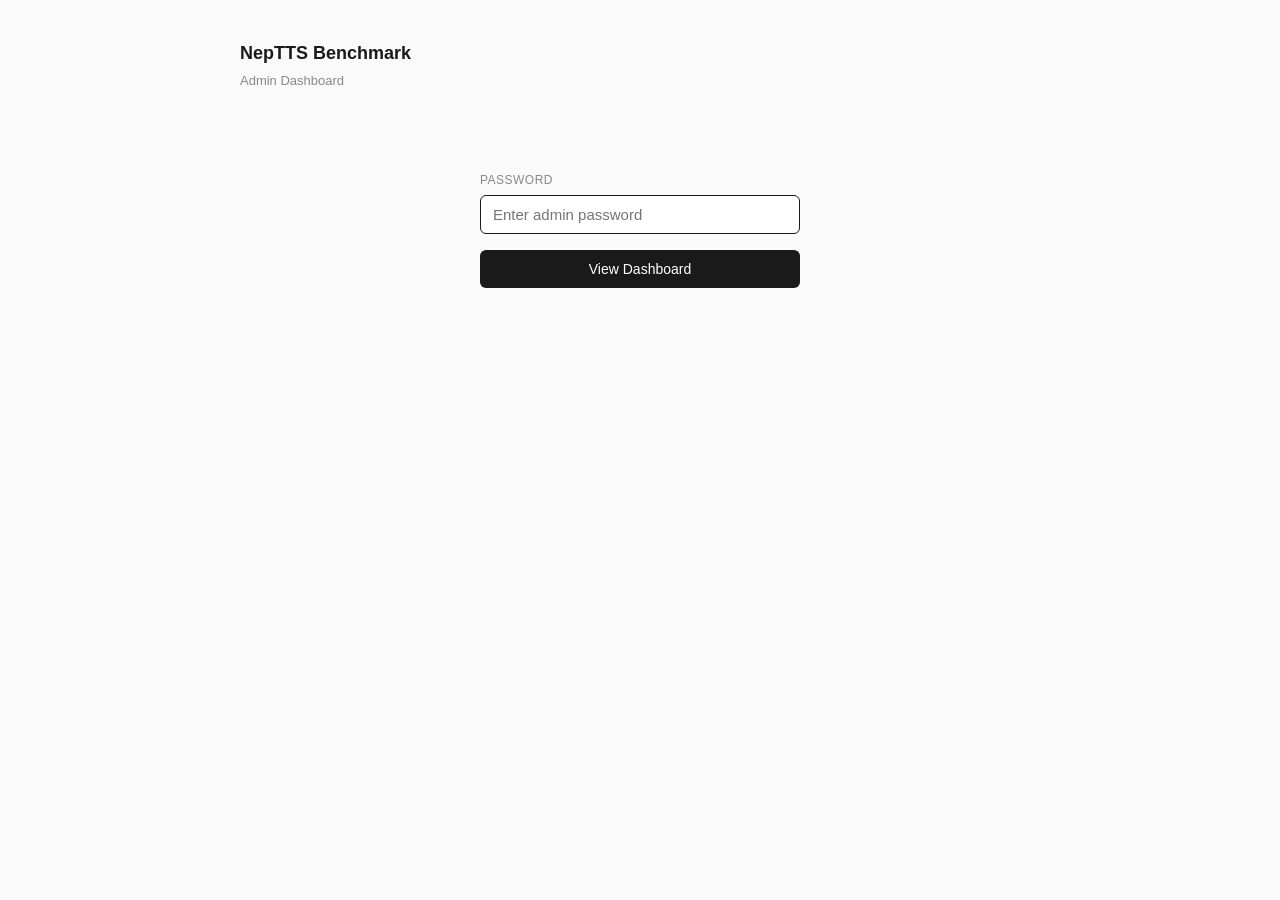
<file: rating-app/templates/dashboard.html>
<!DOCTYPE html>
<html lang="en">
<head>
<meta charset="UTF-8">
<meta name="viewport" content="width=device-width, initial-scale=1.0">
<title>NepTTS Benchmark — Dashboard</title>
<style>
:root {
    --text: #1a1a1a;
    --text-secondary: #555;
    --text-muted: #888;
    --bg: #fafafa;
    --surface: #fff;
    --border: #e0e0e0;
    --accent-soft: #f0f0f0;
    --green: #27ae60;
    --red: #c0392b;
}

* { box-sizing: border-box; margin: 0; padding: 0; }

body {
    font-family: 'Inter', -apple-system, BlinkMacSystemFont, 'Segoe UI', Roboto, sans-serif;
    background: var(--bg);
    color: var(--text);
    line-height: 1.5;
    -webkit-font-smoothing: antialiased;
}

.page {
    max-width: 840px;
    margin: 0 auto;
    padding: 40px 20px 80px;
}

h1 {
    font-size: 1.125rem;
    font-weight: 600;
    margin-bottom: 4px;
}

.subtitle {
    font-size: 0.8125rem;
    color: var(--text-muted);
    margin-bottom: 32px;
}

/* Login */
#login {
    max-width: 320px;
    margin: 80px auto;
}

#login label {
    display: block;
    font-size: 0.75rem;
    font-weight: 500;
    text-transform: uppercase;
    letter-spacing: 0.04em;
    color: var(--text-muted);
    margin-bottom: 6px;
}

#login input {
    width: 100%;
    padding: 10px 12px;
    font-size: 0.9375rem;
    border: 1px solid var(--border);
    border-radius: 6px;
    outline: none;
    font-family: inherit;
    margin-bottom: 16px;
}

#login input:focus { border-color: var(--text); }

.btn {
    display: block;
    width: 100%;
    padding: 11px 0;
    border: none;
    border-radius: 6px;
    font-size: 0.875rem;
    font-weight: 500;
    font-family: inherit;
    cursor: pointer;
    background: var(--text);
    color: #fff;
}

.btn:hover { opacity: 0.85; }

#login .error {
    font-size: 0.8125rem;
    color: var(--red);
    margin-top: 8px;
    display: none;
}

/* Dashboard */
#dashboard { display: none; }

.stat-grid {
    display: grid;
    grid-template-columns: repeat(4, 1fr);
    gap: 12px;
    margin-bottom: 32px;
}

.stat-card {
    background: var(--surface);
    border: 1px solid var(--border);
    border-radius: 8px;
    padding: 16px;
}

.stat-card .value {
    font-size: 1.5rem;
    font-weight: 600;
    font-variant-numeric: tabular-nums;
}

.stat-card .label {
    font-size: 0.6875rem;
    text-transform: uppercase;
    letter-spacing: 0.04em;
    color: var(--text-muted);
    margin-top: 2px;
}

.section-title {
    font-size: 0.75rem;
    font-weight: 600;
    text-transform: uppercase;
    letter-spacing: 0.04em;
    color: var(--text-muted);
    margin-bottom: 12px;
}

table {
    width: 100%;
    border-collapse: collapse;
    font-size: 0.8125rem;
    background: var(--surface);
    border: 1px solid var(--border);
    border-radius: 8px;
    overflow: hidden;
    margin-bottom: 32px;
}

th {
    text-align: left;
    font-size: 0.6875rem;
    text-transform: uppercase;
    letter-spacing: 0.04em;
    color: var(--text-muted);
    font-weight: 500;
    padding: 10px 12px;
    border-bottom: 1px solid var(--border);
    background: var(--accent-soft);
}

th.r, td.r { text-align: right; }

td {
    padding: 10px 12px;
    border-bottom: 1px solid var(--accent-soft);
    font-variant-numeric: tabular-nums;
}

tr:last-child td { border-bottom: none; }

/* Distribution bar */
.dist-bar {
    display: flex;
    height: 14px;
    border-radius: 3px;
    overflow: hidden;
    min-width: 120px;
}

.dist-bar .seg {
    height: 100%;
    transition: width 0.3s;
}

.dist-bar .s1 { background: #e74c3c; }
.dist-bar .s2 { background: #e67e22; }
.dist-bar .s3 { background: #f1c40f; }
.dist-bar .s4 { background: #2ecc71; }
.dist-bar .s5 { background: #3498db; }

/* Completion bar */
.completion-bar {
    display: inline-block;
    width: 60px;
    height: 6px;
    background: var(--accent-soft);
    border-radius: 3px;
    overflow: hidden;
    vertical-align: middle;
    margin-right: 6px;
}

.completion-bar .fill {
    height: 100%;
    background: var(--green);
    border-radius: 3px;
}

.tag {
    display: inline-block;
    padding: 1px 6px;
    font-size: 0.625rem;
    border-radius: 3px;
    font-weight: 500;
}

.tag-done { background: #d5f5e3; color: #1e8449; }
.tag-partial { background: #fef9e7; color: #b7950b; }
.tag-new { background: var(--accent-soft); color: var(--text-muted); }

.hidden { display: none; }

@media (max-width: 600px) {
    .stat-grid { grid-template-columns: repeat(2, 1fr); }
}
</style>
</head>
<body>
<div class="page">
    <h1>NepTTS Benchmark</h1>
    <div class="subtitle">Admin Dashboard</div>

    <!-- Login -->
    <div id="login">
        <label for="pw">Password</label>
        <input type="password" id="pw" placeholder="Enter admin password" autofocus>
        <button class="btn" onclick="login()">View Dashboard</button>
        <div class="error" id="login-error">Wrong password</div>
    </div>

    <!-- Dashboard -->
    <div id="dashboard">
        <div class="stat-grid">
            <div class="stat-card">
                <div class="value" id="s-raters">-</div>
                <div class="label">Raters</div>
            </div>
            <div class="stat-card">
                <div class="value" id="s-ratings">-</div>
                <div class="label">Ratings</div>
            </div>
            <div class="stat-card">
                <div class="value" id="s-assigned">-</div>
                <div class="label">Assigned</div>
            </div>
            <div class="stat-card">
                <div class="value" id="s-completion">-</div>
                <div class="label">Completion</div>
            </div>
        </div>

        <div class="section-title">Systems</div>
        <table>
            <tr>
                <th>System</th>
                <th class="r">MOS</th>
                <th class="r">Ratings</th>
                <th class="r">Range</th>
                <th>Distribution</th>
            </tr>
            <tbody id="sys-rows"></tbody>
        </table>

        <div class="section-title">Raters</div>
        <table>
            <tr>
                <th>Name</th>
                <th>Native</th>
                <th class="r">Progress</th>
                <th>Scores by system</th>
                <th>Joined</th>
                <th></th>
            </tr>
            <tbody id="rater-rows"></tbody>
        </table>
    </div>
</div>

<script>
const BASE = window.location.pathname.replace(/\/$/, '').replace(/\/dashboard$/, '');
let pw = '';

document.getElementById('pw').addEventListener('keydown', e => {
    if (e.key === 'Enter') login();
});

async function login() {
    pw = document.getElementById('pw').value;
    try {
        const res = await fetch(`${BASE}/api/dashboard?password=${encodeURIComponent(pw)}`);
        if (!res.ok) {
            document.getElementById('login-error').style.display = 'block';
            return;
        }
        document.getElementById('login').style.display = 'none';
        document.getElementById('dashboard').style.display = 'block';
        render(await res.json());
    } catch (e) {
        document.getElementById('login-error').style.display = 'block';
    }
}

function render(d) {
    document.getElementById('s-raters').textContent = d.total_raters;
    document.getElementById('s-ratings').textContent = d.total_ratings;
    document.getElementById('s-assigned').textContent = d.total_assigned;
    document.getElementById('s-completion').textContent = d.completion_pct + '%';

    // Systems table
    const sysRows = document.getElementById('sys-rows');
    sysRows.innerHTML = '';
    for (const sys of d.systems) {
        const dist = d.distributions[sys.system_name] || {};
        const total = Object.values(dist).reduce((a, b) => a + b, 0) || 1;
        const bar = [1,2,3,4,5].map(s =>
            `<div class="seg s${s}" style="width:${(dist[s]||0)/total*100}%"></div>`
        ).join('');

        sysRows.innerHTML += `<tr>
            <td><strong>${sys.system_name}</strong></td>
            <td class="r"><strong>${sys.mean_mos}</strong></td>
            <td class="r">${sys.n_ratings}</td>
            <td class="r">${sys.min_score}-${sys.max_score}</td>
            <td><div class="dist-bar">${bar}</div></td>
        </tr>`;
    }

    if (!d.systems.length) {
        sysRows.innerHTML = '<tr><td colspan="5" style="color:var(--text-muted)">No ratings yet</td></tr>';
    }

    // Raters table
    const raterRows = document.getElementById('rater-rows');
    raterRows.innerHTML = '';
    for (const r of d.raters) {
        const pct = r.n_assigned ? Math.round(r.n_rated / r.n_assigned * 100) : 0;
        const tag = pct >= 100 ? 'done' : pct > 0 ? 'partial' : 'new';
        const tagText = pct >= 100 ? 'Done' : pct > 0 ? 'In progress' : 'Not started';

        // Per-system scores
        const scores = d.rater_scores[r.id] || {};
        const scoreHtml = Object.entries(scores)
            .map(([sys, avg]) => `<span style="margin-right:8px">${shortName(sys)} <strong>${avg}</strong></span>`)
            .join('') || '<span style="color:var(--text-muted)">-</span>';

        const date = new Date(r.created_at).toLocaleDateString('en', {month:'short', day:'numeric', hour:'2-digit', minute:'2-digit'});

        raterRows.innerHTML += `<tr>
            <td><strong>${r.name}</strong></td>
            <td>${r.native_speaker ? 'Yes' : 'No'}</td>
            <td class="r">
                <div class="completion-bar"><div class="fill" style="width:${pct}%"></div></div>
                ${r.n_rated}/${r.n_assigned}
                <span class="tag tag-${tag}">${tagText}</span>
            </td>
            <td style="font-size:0.75rem">${scoreHtml}</td>
            <td style="font-size:0.75rem;color:var(--text-muted)">${date}</td>
            <td><button onclick="deleteRater('${r.id}', '${r.name}')" style="padding:3px 8px;border:1px solid #e74c3c;border-radius:4px;background:none;color:#e74c3c;font-size:0.625rem;cursor:pointer">Delete</button></td>
        </tr>`;
    }

    if (!d.raters.length) {
        raterRows.innerHTML = '<tr><td colspan="5" style="color:var(--text-muted)">No raters yet</td></tr>';
    }
}

async function deleteRater(raterId, name) {
    if (!confirm(`Delete rater "${name}" and all their ratings?`)) return;
    const res = await fetch(`${BASE}/api/dashboard/delete-rater?password=${encodeURIComponent(pw)}&rater_id=${raterId}`, {method: 'DELETE'});
    if (res.ok) {
        const data = await res.json();
        alert(`Deleted ${data.ratings_deleted} ratings from "${name}"`);
        login(); // refresh
    } else {
        alert('Failed to delete');
    }
}

function shortName(sys) {
    if (sys.startsWith('edge_tts/')) return sys.split('/')[1];
    return sys;
}
</script>
</body>
</html>
</file>
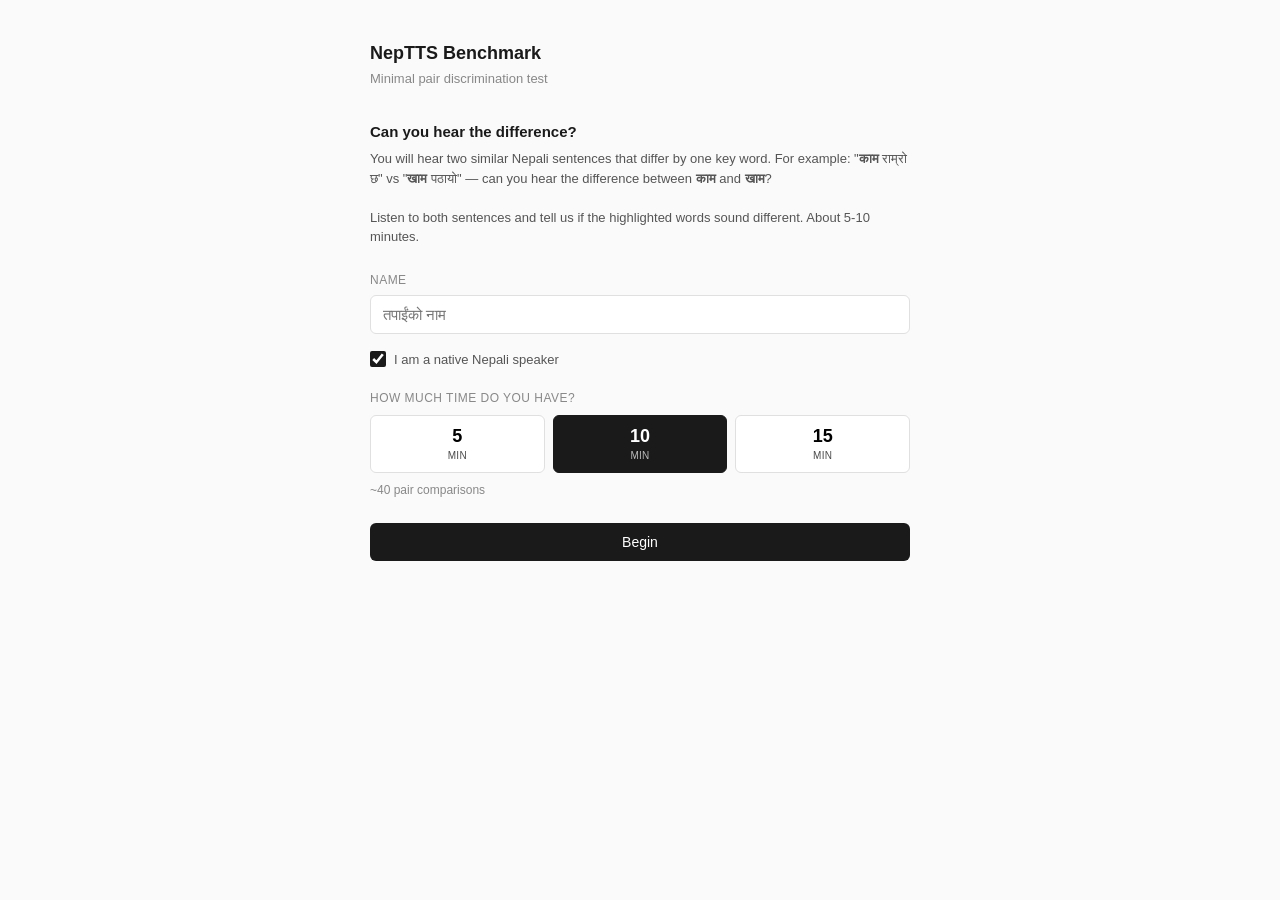
<file: rating-app/templates/pair_test.html>
<!DOCTYPE html>
<html lang="ne">
<head>
<meta charset="UTF-8">
<meta name="viewport" content="width=device-width, initial-scale=1.0">
<title>NepTTS Benchmark — Pair Discrimination Test</title>
<style>
:root {
    --text: #1a1a1a;
    --text-secondary: #555;
    --text-muted: #888;
    --bg: #fafafa;
    --surface: #fff;
    --border: #e0e0e0;
    --accent-soft: #f0f0f0;
    --active: #1a1a1a;
    --a-color: #2980b9;
    --b-color: #8e44ad;
    --green: #27ae60;
    --red: #c0392b;
}

* { box-sizing: border-box; margin: 0; padding: 0; }

body {
    font-family: 'Inter', -apple-system, BlinkMacSystemFont, 'Segoe UI', Roboto, sans-serif;
    background: var(--bg);
    color: var(--text);
    line-height: 1.5;
    -webkit-font-smoothing: antialiased;
}

.page {
    max-width: 580px;
    margin: 0 auto;
    padding: 40px 20px 60px;
}

.header h1 { font-size: 1.125rem; font-weight: 600; }
.header .subtitle { font-size: 0.8125rem; color: var(--text-muted); margin-top: 2px; margin-bottom: 32px; }

/* Registration */
#register-screen h2 { font-size: 0.9375rem; font-weight: 600; margin-bottom: 6px; }
#register-screen .desc { font-size: 0.8125rem; color: var(--text-secondary); margin-bottom: 24px; }

.field { margin-bottom: 16px; }
.field label {
    display: block; font-size: 0.75rem; font-weight: 500;
    text-transform: uppercase; letter-spacing: 0.04em;
    color: var(--text-muted); margin-bottom: 6px;
}
.field input[type="text"] {
    width: 100%; padding: 10px 12px; font-size: 0.9375rem;
    border: 1px solid var(--border); border-radius: 6px;
    outline: none; font-family: inherit;
}
.field input:focus { border-color: var(--text); }

.check-field { display: flex; align-items: center; gap: 8px; margin-bottom: 20px; }
.check-field input { width: 16px; height: 16px; accent-color: var(--text); }
.check-field span { font-size: 0.8125rem; color: var(--text-secondary); }

.time-picker { margin-bottom: 24px; }
.time-options { display: flex; gap: 8px; }
.time-opt {
    flex: 1; padding: 10px 0; border: 1px solid var(--border); border-radius: 6px;
    background: var(--surface); text-align: center; cursor: pointer; font-family: inherit;
}
.time-opt:hover { border-color: #aaa; }
.time-opt.active { border-color: var(--text); background: var(--text); color: #fff; }
.time-opt .mins { font-size: 1.125rem; font-weight: 600; display: block; }
.time-opt .label { font-size: 0.625rem; text-transform: uppercase; letter-spacing: 0.03em; opacity: 0.7; }
.time-note { font-size: 0.75rem; color: var(--text-muted); margin-top: 8px; }

.btn {
    display: block; width: 100%; padding: 11px 0; border: none; border-radius: 6px;
    font-size: 0.875rem; font-weight: 500; font-family: inherit; cursor: pointer;
}
.btn-dark { background: var(--text); color: #fff; }
.btn-dark:hover { opacity: 0.85; }
.btn-dark:disabled { opacity: 0.3; cursor: not-allowed; }

/* Progress */
.progress-row { display: flex; align-items: center; gap: 12px; margin-bottom: 24px; }
.progress-track { flex: 1; height: 3px; background: var(--border); border-radius: 2px; overflow: hidden; }
.progress-track .fill { height: 100%; background: var(--text); border-radius: 2px; transition: width 0.3s; }
.progress-label { font-size: 0.75rem; color: var(--text-muted); font-variant-numeric: tabular-nums; }

/* Pair card */
.pair-sentences {
    display: grid; grid-template-columns: 1fr 1fr; gap: 12px; margin-bottom: 20px;
}

.sent-card {
    padding: 16px; border-radius: 8px; text-align: center;
}
.sent-card.a { background: #ebf5fb; border: 1px solid #aed6f1; }
.sent-card.b { background: #f4ecf7; border: 1px solid #d2b4de; }

.sent-card .label {
    font-size: 0.625rem; text-transform: uppercase; letter-spacing: 0.05em;
    margin-bottom: 6px; font-weight: 600;
}
.sent-card.a .label { color: var(--a-color); }
.sent-card.b .label { color: var(--b-color); }

.sent-card .text-dev { font-size: 1.125rem; font-weight: 500; margin-bottom: 4px; }
.sent-card .contrast {
    font-weight: 700;
    padding: 1px 4px;
    border-radius: 4px;
}
.sent-card.a .contrast { background: #d4e6f1; color: var(--a-color); }
.sent-card.b .contrast { background: #e8daef; color: var(--b-color); }

.sent-card .play-circle {
    width: 48px; height: 48px; border-radius: 50%; border: 2px solid var(--border);
    display: flex; align-items: center; justify-content: center;
    cursor: pointer; margin: 12px auto 0; background: transparent; transition: all 0.15s;
}
.sent-card .play-circle:hover { border-color: var(--text); }
.sent-card .play-circle.playing { border-color: var(--text); background: var(--text); }
.sent-card .play-circle svg { width: 18px; height: 18px; fill: var(--text); }
.sent-card .play-circle.playing svg { fill: #fff; }

.play-hint { font-size: 0.75rem; color: var(--text-muted); text-align: center; margin-bottom: 20px; }

.divider { height: 1px; background: var(--border); margin: 4px 0 20px; }

.question { font-size: 0.875rem; font-weight: 500; text-align: center; margin-bottom: 16px; }

.verdict-row { display: flex; gap: 10px; margin-bottom: 8px; }
.verdict-btn {
    flex: 1; padding: 14px 0; border: 1px solid var(--border); border-radius: 8px;
    background: var(--surface); font-size: 0.9375rem; font-weight: 600;
    font-family: inherit; cursor: pointer; text-align: center; transition: all 0.12s;
}
.verdict-btn:hover { border-color: #aaa; }
.verdict-btn.yes.selected { background: var(--green); color: #fff; border-color: var(--green); }
.verdict-btn.no.selected { background: var(--red); color: #fff; border-color: var(--red); }

.submit-row { margin-top: 20px; }

/* Done */
.done-screen { text-align: center; padding: 48px 0; }
.done-screen h2 { font-size: 1.125rem; font-weight: 600; margin-bottom: 8px; }
.done-screen p { font-size: 0.875rem; color: var(--text-secondary); }

.hidden { display: none; }

.kbd-hint {
    text-align: center; font-size: 0.6875rem; color: var(--text-muted); margin-top: 12px;
}
.kbd-hint kbd {
    padding: 1px 5px; font-family: inherit; font-size: 0.625rem;
    border: 1px solid var(--border); border-radius: 3px; background: var(--accent-soft);
}
</style>
</head>
<body>
<div class="page">
    <div class="header">
        <h1>NepTTS Benchmark</h1>
        <div class="subtitle">Minimal pair discrimination test</div>
    </div>

    <!-- Registration -->
    <div id="register-screen">
        <h2>Can you hear the difference?</h2>
        <p class="desc">
            You will hear two similar Nepali sentences that differ by one key word.
            For example: "<b>काम</b> राम्रो छ" vs "<b>खाम</b> पठायो" — can you hear the difference between <b>काम</b> and <b>खाम</b>?
            <br><br>
            Listen to both sentences and tell us if the highlighted words sound different.
            About 5-10 minutes.
        </p>
        <div class="field">
            <label for="name">Name</label>
            <input type="text" id="name" placeholder="तपाईंको नाम">
        </div>
        <div class="check-field">
            <input type="checkbox" id="native" checked>
            <span>I am a native Nepali speaker</span>
        </div>
        <div class="time-picker">
            <label style="display:block;font-size:0.75rem;font-weight:500;text-transform:uppercase;letter-spacing:0.04em;color:var(--text-muted);margin-bottom:8px">How much time do you have?</label>
            <div class="time-options">
                <button class="time-opt" onclick="pickTime(5,this)" data-min="5"><span class="mins">5</span><span class="label">min</span></button>
                <button class="time-opt active" onclick="pickTime(10,this)" data-min="10"><span class="mins">10</span><span class="label">min</span></button>
                <button class="time-opt" onclick="pickTime(15,this)" data-min="15"><span class="mins">15</span><span class="label">min</span></button>
            </div>
            <div class="time-note" id="time-note">~40 pair comparisons</div>
        </div>
        <button class="btn btn-dark" onclick="register()">Begin</button>
    </div>

    <!-- Test screen -->
    <div id="test-screen" class="hidden">
        <div class="progress-row">
            <div class="progress-track"><div class="fill" id="progress-fill"></div></div>
            <div class="progress-label" id="progress-text">0 / 0</div>
        </div>

        <div class="pair-sentences">
            <div class="sent-card a">
                <div class="label">Sentence A</div>
                <div class="text-dev" id="text-a"></div>
                <button class="play-circle" id="play-a" onclick="playA()">
                    <svg viewBox="0 0 24 24"><polygon points="8,5 19,12 8,19"/></svg>
                </button>
            </div>
            <div class="sent-card b">
                <div class="label">Sentence B</div>
                <div class="text-dev" id="text-b"></div>
                <button class="play-circle" id="play-b" onclick="playB()">
                    <svg viewBox="0 0 24 24"><polygon points="8,5 19,12 8,19"/></svg>
                </button>
            </div>
        </div>

        <div class="play-hint" id="play-hint">Listen to both — do the <strong>highlighted words</strong> sound different?</div>

        <div class="divider"></div>

        <div class="question">Do the highlighted words sound different?</div>

        <div class="verdict-row">
            <button class="verdict-btn yes" id="btn-yes" onclick="selectVerdict(1)">Yes, different</button>
            <button class="verdict-btn no" id="btn-no" onclick="selectVerdict(0)">No, same</button>
        </div>

        <div class="kbd-hint">
            <kbd>A</kbd> play word A, <kbd>B</kbd> play word B, <kbd>Y</kbd> yes, <kbd>N</kbd> no, <kbd>Enter</kbd> next
        </div>

        <div class="submit-row">
            <button class="btn btn-dark" id="next-btn" onclick="submitAndNext()" disabled>Next</button>
        </div>
    </div>

    <!-- Done -->
    <div id="done-screen" class="hidden done-screen">
        <h2>Thank you</h2>
        <p>You have completed the pair discrimination test.</p>
    </div>
</div>

<script>
const BASE = window.location.pathname.replace(/\/pairs\/?$/, '');
const playSvg = '<polygon points="8,5 19,12 8,19"/>';
const pauseSvg = '<rect x="6" y="5" width="4" height="14"/><rect x="14" y="5" width="4" height="14"/>';

let raterId = null;
let assignments = [];
let currentIdx = 0;
let current = null;
let verdict = null;
let playedA = false;
let playedB = false;
let audioA = null;
let audioB = null;
let chosenMinutes = 10;

function pickTime(mins, el) {
    chosenMinutes = mins;
    document.querySelectorAll('.time-opt').forEach(b => b.classList.remove('active'));
    el.classList.add('active');
    const approx = Math.floor(mins * 60 / 15);
    document.getElementById('time-note').textContent = `~${approx} pair comparisons`;
}

async function register() {
    const name = document.getElementById('name').value.trim();
    if (!name) { document.getElementById('name').focus(); return; }

    const res = await fetch(`${BASE}/api/pair-test/start`, {
        method: 'POST',
        headers: {'Content-Type': 'application/json'},
        body: JSON.stringify({
            name, native_speaker: document.getElementById('native').checked,
            minutes: chosenMinutes,
        }),
    });
    const data = await res.json();
    raterId = data.rater_id;
    assignments = data.assignments;

    document.getElementById('register-screen').classList.add('hidden');
    document.getElementById('test-screen').classList.remove('hidden');
    loadTrial();
}

function loadTrial() {
    stopAll();
    if (currentIdx >= assignments.length) {
        document.getElementById('test-screen').classList.add('hidden');
        document.getElementById('done-screen').classList.remove('hidden');
        return;
    }

    current = assignments[currentIdx];
    verdict = null;
    playedA = false;
    playedB = false;

    const pct = (currentIdx / assignments.length * 100).toFixed(1);
    document.getElementById('progress-fill').style.width = pct + '%';
    document.getElementById('progress-text').textContent = `${currentIdx} / ${assignments.length}`;

    function highlightWord(text, word) {
        if (!word) return text;
        return text.replace(word, `<span class="contrast">${word}</span>`);
    }
    document.getElementById('text-a').innerHTML = highlightWord(current.text_a, current.word_a);
    document.getElementById('text-b').innerHTML = highlightWord(current.text_b, current.word_b);
    document.getElementById('play-hint').innerHTML = 'Listen to both — do the <strong>highlighted words</strong> sound different?';

    document.getElementById('btn-yes').classList.remove('selected');
    document.getElementById('btn-no').classList.remove('selected');
    document.getElementById('next-btn').disabled = true;

    document.getElementById('play-a').classList.remove('playing');
    document.getElementById('play-b').classList.remove('playing');

    audioA = new Audio(`${BASE}/api/audio/${current.system}/${current.sent_a}`);
    audioB = new Audio(`${BASE}/api/audio/${current.system}/${current.sent_b}`);
    audioA.onended = () => document.getElementById('play-a').classList.remove('playing');
    audioB.onended = () => document.getElementById('play-b').classList.remove('playing');
}

function stopAll() {
    if (audioA) audioA.pause();
    if (audioB) audioB.pause();
    document.getElementById('play-a')?.classList.remove('playing');
    document.getElementById('play-b')?.classList.remove('playing');
}

function playA() {
    stopAll();
    document.getElementById('play-a').classList.add('playing');
    audioA.currentTime = 0;
    audioA.play();
    playedA = true;
    updateHint();
}

function playB() {
    stopAll();
    document.getElementById('play-b').classList.add('playing');
    audioB.currentTime = 0;
    audioB.play();
    playedB = true;
    updateHint();
}

function updateHint() {
    if (playedA && playedB) {
        document.getElementById('play-hint').textContent = 'Now decide — can you hear the difference?';
    } else if (playedA) {
        document.getElementById('play-hint').textContent = 'Now listen to Word B';
    } else if (playedB) {
        document.getElementById('play-hint').textContent = 'Now listen to Word A';
    }
}

function selectVerdict(v) {
    verdict = v;
    document.getElementById('btn-yes').classList.toggle('selected', v === 1);
    document.getElementById('btn-no').classList.toggle('selected', v === 0);
    document.getElementById('next-btn').disabled = !(playedA && playedB);
}

async function submitAndNext() {
    if (verdict === null || !current) return;

    document.getElementById('next-btn').disabled = true;

    await fetch(`${BASE}/api/pair-test/submit`, {
        method: 'POST',
        headers: {'Content-Type': 'application/json'},
        body: JSON.stringify({
            rater_id: raterId,
            system_name: current.system,
            pair_id: current.pair_id,
            sent_id_a: current.sent_a,
            sent_id_b: current.sent_b,
            can_distinguish: verdict,
        }),
    });

    currentIdx++;
    loadTrial();
}

document.addEventListener('keydown', (e) => {
    if (!raterId) return;
    if (e.key === 'a' || e.key === 'A') playA();
    else if (e.key === 'b' || e.key === 'B') playB();
    else if (e.key === 'y' || e.key === 'Y') selectVerdict(1);
    else if (e.key === 'n' || e.key === 'N') selectVerdict(0);
    else if (e.key === 'Enter' && !document.getElementById('next-btn').disabled) submitAndNext();
});
</script>
</body>
</html>
</file>
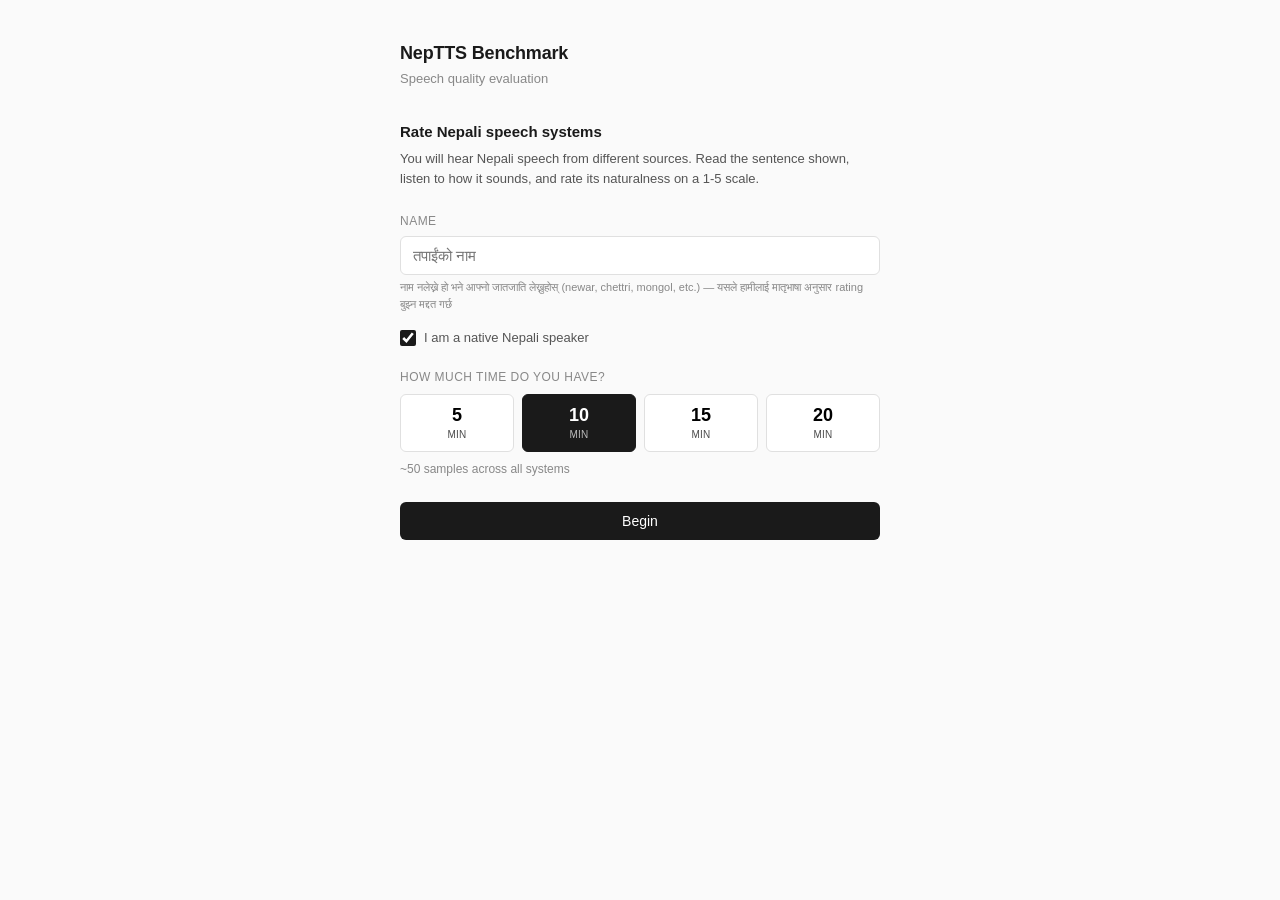
<file: rating-app/templates/rate.html>
<!DOCTYPE html>
<html lang="ne">
<head>
<meta charset="UTF-8">
<meta name="viewport" content="width=device-width, initial-scale=1.0">
<title>NepTTS Benchmark — Rate Speech Quality</title>
<style>
:root {
    --text: #1a1a1a;
    --text-secondary: #555;
    --text-muted: #888;
    --bg: #fafafa;
    --surface: #fff;
    --border: #e0e0e0;
    --accent: #1a1a1a;
    --accent-soft: #f0f0f0;
    --score-1: #c0392b;
    --score-2: #d35400;
    --score-3: #f39c12;
    --score-4: #27ae60;
    --score-5: #2980b9;
}

* { box-sizing: border-box; margin: 0; padding: 0; }

body {
    font-family: 'Inter', -apple-system, BlinkMacSystemFont, 'Segoe UI', Roboto, sans-serif;
    background: var(--bg);
    color: var(--text);
    min-height: 100vh;
    line-height: 1.5;
    -webkit-font-smoothing: antialiased;
}

.page {
    max-width: 520px;
    margin: 0 auto;
    padding: 40px 20px 60px;
}

.header {
    margin-bottom: 32px;
}

.header h1 {
    font-size: 1.125rem;
    font-weight: 600;
    letter-spacing: -0.01em;
}

.header .subtitle {
    font-size: 0.8125rem;
    color: var(--text-muted);
    margin-top: 2px;
}

/* -- Registration -- */

#register-screen h2 {
    font-size: 0.9375rem;
    font-weight: 600;
    margin-bottom: 6px;
}

#register-screen .desc {
    font-size: 0.8125rem;
    color: var(--text-secondary);
    margin-bottom: 24px;
}

.field { margin-bottom: 16px; }

.field label {
    display: block;
    font-size: 0.75rem;
    font-weight: 500;
    text-transform: uppercase;
    letter-spacing: 0.04em;
    color: var(--text-muted);
    margin-bottom: 6px;
}

.field input[type="text"] {
    width: 100%;
    padding: 10px 12px;
    font-size: 0.9375rem;
    border: 1px solid var(--border);
    border-radius: 6px;
    outline: none;
    transition: border-color 0.15s;
    font-family: inherit;
}

.field input[type="text"]:focus {
    border-color: var(--text);
}

.check-field {
    display: flex;
    align-items: center;
    gap: 8px;
    margin-bottom: 20px;
}

.check-field input[type="checkbox"] {
    width: 16px;
    height: 16px;
    accent-color: var(--text);
}

.check-field span {
    font-size: 0.8125rem;
    color: var(--text-secondary);
}

/* Time picker */
.time-picker {
    margin-bottom: 24px;
}

.time-options {
    display: flex;
    gap: 8px;
}

.time-opt {
    flex: 1;
    padding: 10px 0;
    border: 1px solid var(--border);
    border-radius: 6px;
    background: var(--surface);
    text-align: center;
    cursor: pointer;
    transition: all 0.12s;
    font-family: inherit;
}

.time-opt:hover { border-color: #aaa; }

.time-opt.active {
    border-color: var(--text);
    background: var(--text);
    color: #fff;
}

.time-opt .mins {
    font-size: 1.125rem;
    font-weight: 600;
    display: block;
}

.time-opt .label {
    font-size: 0.625rem;
    text-transform: uppercase;
    letter-spacing: 0.03em;
    opacity: 0.7;
}

.time-note {
    font-size: 0.75rem;
    color: var(--text-muted);
    margin-top: 8px;
}

.btn {
    display: block;
    width: 100%;
    padding: 11px 0;
    border: none;
    border-radius: 6px;
    font-size: 0.875rem;
    font-weight: 500;
    font-family: inherit;
    cursor: pointer;
    transition: opacity 0.15s;
}

.btn-dark {
    background: var(--text);
    color: #fff;
}

.btn-dark:hover { opacity: 0.85; }
.btn-dark:disabled { opacity: 0.3; cursor: not-allowed; }

/* -- Rating screen -- */

.progress-row {
    display: flex;
    align-items: center;
    gap: 12px;
    margin-bottom: 24px;
}

.progress-track {
    flex: 1;
    height: 3px;
    background: var(--border);
    border-radius: 2px;
    overflow: hidden;
}

.progress-track .fill {
    height: 100%;
    background: var(--text);
    border-radius: 2px;
    transition: width 0.3s ease;
}

.progress-label {
    font-size: 0.75rem;
    font-variant-numeric: tabular-nums;
    color: var(--text-muted);
    white-space: nowrap;
}

/* Sentence text */
.sentence-display {
    text-align: center;
    padding: 0 8px 8px;
}

.sentence-dev {
    font-size: 1.25rem;
    font-weight: 500;
    line-height: 1.6;
    margin-bottom: 4px;
}

.sentence-roman {
    font-size: 0.8125rem;
    color: var(--text-muted);
    font-style: italic;
}

.player-area {
    display: flex;
    flex-direction: column;
    align-items: center;
    padding: 20px 0 16px;
}

.play-ring {
    width: 64px;
    height: 64px;
    border-radius: 50%;
    border: 2px solid var(--border);
    display: flex;
    align-items: center;
    justify-content: center;
    cursor: pointer;
    transition: border-color 0.15s, background 0.15s;
    background: transparent;
}

.play-ring:hover { border-color: var(--text); }

.play-ring.playing {
    border-color: var(--text);
    background: var(--text);
}

.play-ring svg {
    width: 22px;
    height: 22px;
    fill: var(--text);
    transition: fill 0.15s;
}

.play-ring.playing svg { fill: #fff; }

.play-hint {
    font-size: 0.75rem;
    color: var(--text-muted);
    margin-top: 8px;
}

.divider {
    height: 1px;
    background: var(--border);
    margin: 4px 0 20px;
}

.scale-label {
    font-size: 0.75rem;
    font-weight: 500;
    text-transform: uppercase;
    letter-spacing: 0.04em;
    color: var(--text-muted);
    margin-bottom: 12px;
}

.mos-row {
    display: flex;
    gap: 6px;
    margin-bottom: 6px;
}

.mos-option {
    flex: 1;
    display: flex;
    flex-direction: column;
    align-items: center;
    gap: 4px;
    padding: 12px 0;
    border: 1px solid var(--border);
    border-radius: 8px;
    cursor: pointer;
    transition: all 0.12s;
    background: var(--surface);
}

.mos-option:hover { border-color: #aaa; }

.mos-option .num {
    font-size: 1.125rem;
    font-weight: 600;
}

.mos-option .tag {
    font-size: 0.625rem;
    text-transform: uppercase;
    letter-spacing: 0.03em;
    color: var(--text-muted);
}

.mos-option.sel-1 { border-color: var(--score-1); background: #fdf2f2; }
.mos-option.sel-1 .num { color: var(--score-1); }
.mos-option.sel-2 { border-color: var(--score-2); background: #fef5ee; }
.mos-option.sel-2 .num { color: var(--score-2); }
.mos-option.sel-3 { border-color: var(--score-3); background: #fefce8; }
.mos-option.sel-3 .num { color: var(--score-3); }
.mos-option.sel-4 { border-color: var(--score-4); background: #f0fdf4; }
.mos-option.sel-4 .num { color: var(--score-4); }
.mos-option.sel-5 { border-color: var(--score-5); background: #eff6ff; }
.mos-option.sel-5 .num { color: var(--score-5); }

.submit-row { margin-top: 24px; }

/* -- Done screen -- */

.done-screen { text-align: center; padding: 48px 0; }
.done-screen h2 { font-size: 1.125rem; font-weight: 600; margin-bottom: 8px; }
.done-screen p { font-size: 0.875rem; color: var(--text-secondary); }
.done-screen .results-table {
    margin-top: 24px;
    text-align: left;
    width: 100%;
    border-collapse: collapse;
    font-size: 0.8125rem;
}
.done-screen .results-table th {
    font-size: 0.6875rem;
    text-transform: uppercase;
    letter-spacing: 0.04em;
    color: var(--text-muted);
    font-weight: 500;
    padding: 6px 0;
    border-bottom: 1px solid var(--border);
}
.done-screen .results-table td {
    padding: 8px 0;
    border-bottom: 1px solid var(--accent-soft);
}
.done-screen .results-table td:last-child {
    text-align: right;
    font-variant-numeric: tabular-nums;
}

.hidden { display: none; }

.kbd-hint {
    text-align: center;
    font-size: 0.6875rem;
    color: var(--text-muted);
    margin-top: 12px;
}

.kbd-hint kbd {
    display: inline-block;
    padding: 1px 5px;
    font-family: inherit;
    font-size: 0.625rem;
    border: 1px solid var(--border);
    border-radius: 3px;
    background: var(--accent-soft);
}
</style>
</head>
<body>
<div class="page">
    <div class="header">
        <h1>NepTTS Benchmark</h1>
        <div class="subtitle">Speech quality evaluation</div>
    </div>

    <!-- Registration -->
    <div id="register-screen">
        <h2>Rate Nepali speech systems</h2>
        <p class="desc">
            You will hear Nepali speech from different sources. Read the sentence shown, listen to how it sounds, and rate its naturalness on a 1-5 scale.
        </p>
        <div class="field">
            <label for="name">Name</label>
            <input type="text" id="name" placeholder="तपाईंको नाम">
            <div style="font-size:0.6875rem;color:var(--text-muted);margin-top:4px">नाम नलेख्ने हो भने आफ्नो जातजाति लेख्नुहोस् (newar, chettri, mongol, etc.) — यसले हामीलाई मातृभाषा अनुसार rating बुझ्न मद्दत गर्छ</div>
        </div>
        <div class="check-field">
            <input type="checkbox" id="native" checked>
            <span>I am a native Nepali speaker</span>
        </div>
        <div class="time-picker">
            <label style="display:block;font-size:0.75rem;font-weight:500;text-transform:uppercase;letter-spacing:0.04em;color:var(--text-muted);margin-bottom:8px">How much time do you have?</label>
            <div class="time-options">
                <button class="time-opt" onclick="pickTime(5, this)" data-min="5">
                    <span class="mins">5</span><span class="label">min</span>
                </button>
                <button class="time-opt active" onclick="pickTime(10, this)" data-min="10">
                    <span class="mins">10</span><span class="label">min</span>
                </button>
                <button class="time-opt" onclick="pickTime(15, this)" data-min="15">
                    <span class="mins">15</span><span class="label">min</span>
                </button>
                <button class="time-opt" onclick="pickTime(20, this)" data-min="20">
                    <span class="mins">20</span><span class="label">min</span>
                </button>
            </div>
            <div class="time-note" id="time-note">~50 samples across all systems</div>
        </div>
        <button class="btn btn-dark" onclick="register()">Begin</button>
    </div>

    <!-- Rating screen -->
    <div id="rate-screen" class="hidden">
        <div class="progress-row">
            <div class="progress-track"><div class="fill" id="progress-fill"></div></div>
            <div class="progress-label" id="progress-text">0 / 0</div>
        </div>

        <div class="sentence-display">
            <div class="sentence-dev" id="sent-dev"></div>
            <div class="sentence-roman" id="sent-roman"></div>
        </div>

        <div class="player-area">
            <div class="play-ring" id="play-btn" onclick="togglePlay()">
                <svg id="play-icon" viewBox="0 0 24 24"><polygon points="8,5 19,12 8,19"/></svg>
            </div>
            <div class="play-hint" id="play-count">Tap to listen</div>
            <audio id="audio-player"></audio>
        </div>

        <div class="divider"></div>

        <div class="scale-label">Quality</div>
        <div class="mos-row" id="mos-row">
            <div class="mos-option" onclick="selectScore(1)" data-score="1">
                <span class="num">1</span><span class="tag">Bad</span>
            </div>
            <div class="mos-option" onclick="selectScore(2)" data-score="2">
                <span class="num">2</span><span class="tag">Poor</span>
            </div>
            <div class="mos-option" onclick="selectScore(3)" data-score="3">
                <span class="num">3</span><span class="tag">Fair</span>
            </div>
            <div class="mos-option" onclick="selectScore(4)" data-score="4">
                <span class="num">4</span><span class="tag">Good</span>
            </div>
            <div class="mos-option" onclick="selectScore(5)" data-score="5">
                <span class="num">5</span><span class="tag">Great</span>
            </div>
        </div>

        <div class="kbd-hint">Press <kbd>1</kbd>-<kbd>5</kbd> to rate, <kbd>Space</kbd> to play, <kbd>Enter</kbd> to submit</div>

        <div class="submit-row">
            <button class="btn btn-dark" id="next-btn" onclick="submitAndNext()" disabled>Next</button>
        </div>
    </div>

    <!-- Done screen -->
    <div id="done-screen" class="hidden done-screen">
        <h2>Thank you</h2>
        <p>You have rated all assigned samples.</p>
        <div id="done-stats"></div>
    </div>
</div>

<script>
const BASE = window.location.pathname.replace(/\/$/, '');
const playSvg = '<polygon points="8,5 19,12 8,19"/>';
const pauseSvg = '<rect x="6" y="5" width="4" height="14"/><rect x="14" y="5" width="4" height="14"/>';

let raterId = null;
let currentStimulus = null;
let selectedScore = null;
let playCount = 0;
let chosenMinutes = 10;
const N_SYSTEMS = 5; // 4 TTS + 1 human

const audio = document.getElementById('audio-player');
const playBtn = document.getElementById('play-btn');
const playIcon = document.getElementById('play-icon');

audio.addEventListener('ended', () => {
    playIcon.innerHTML = playSvg;
    playBtn.classList.remove('playing');
});

document.addEventListener('keydown', (e) => {
    if (!raterId) return;
    if (e.key >= '1' && e.key <= '5') {
        selectScore(parseInt(e.key));
    } else if (e.key === ' ' && document.activeElement.tagName !== 'INPUT') {
        e.preventDefault();
        togglePlay();
    } else if (e.key === 'Enter' && !document.getElementById('next-btn').disabled) {
        submitAndNext();
    }
});

function pickTime(mins, el) {
    chosenMinutes = mins;
    document.querySelectorAll('.time-opt').forEach(b => b.classList.remove('active'));
    el.classList.add('active');
    const approx = Math.floor((mins * 60) / 12);
    document.getElementById('time-note').textContent = `~${approx} samples across all systems`;
}

async function register() {
    const name = document.getElementById('name').value.trim();
    if (!name) {
        document.getElementById('name').focus();
        return;
    }

    const native = document.getElementById('native').checked;
    const res = await fetch(`${BASE}/api/raters`, {
        method: 'POST',
        headers: {'Content-Type': 'application/json'},
        body: JSON.stringify({
            name,
            native_speaker: native,
            minutes: chosenMinutes,
            device_info: navigator.userAgent,
        }),
    });
    const data = await res.json();
    raterId = data.rater_id;

    document.getElementById('register-screen').classList.add('hidden');
    document.getElementById('rate-screen').classList.remove('hidden');
    loadNext();
}

async function loadNext() {
    const res = await fetch(`${BASE}/api/next/${raterId}`);
    const data = await res.json();

    if (data.done) {
        document.getElementById('rate-screen').classList.add('hidden');
        document.getElementById('done-screen').classList.remove('hidden');

        const rres = await fetch(`${BASE}/api/results`);
        const results = await rres.json();
        if (results.systems && results.systems.length) {
            let html = `<table class="results-table"><tr><th>System</th><th style="text-align:right">MOS</th></tr>`;
            for (const sys of results.systems) {
                html += `<tr><td>${sys.system_name}</td><td style="text-align:right">${sys.mean_mos}</td></tr>`;
            }
            html += `</table>`;
            document.getElementById('done-stats').innerHTML = html;
        }
        return;
    }

    currentStimulus = data;
    selectedScore = null;
    playCount = 0;

    const pct = (data.progress / data.total * 100).toFixed(1);
    document.getElementById('progress-fill').style.width = pct + '%';
    document.getElementById('progress-text').textContent = `${data.progress} / ${data.total}`;

    // Show sentence text
    document.getElementById('sent-dev').textContent = data.text_dev || '';
    document.getElementById('sent-roman').textContent = data.text_roman || '';

    audio.src = `${BASE}/api/audio/${data.system_name}/${data.sent_id}`;
    playIcon.innerHTML = playSvg;
    playBtn.classList.remove('playing');
    document.getElementById('play-count').textContent = 'Tap to listen';

    document.querySelectorAll('.mos-option').forEach(b => {
        b.className = 'mos-option';
    });
    document.getElementById('next-btn').disabled = true;
}

function togglePlay() {
    if (audio.paused) {
        audio.play();
        playIcon.innerHTML = pauseSvg;
        playBtn.classList.add('playing');
        playCount++;
        document.getElementById('play-count').textContent =
            playCount === 1 ? 'Played once' : `Played ${playCount} times`;
    } else {
        audio.pause();
        playIcon.innerHTML = playSvg;
        playBtn.classList.remove('playing');
    }
}

function selectScore(score) {
    selectedScore = score;
    document.querySelectorAll('.mos-option').forEach(b => {
        const s = parseInt(b.dataset.score);
        b.className = s === score ? `mos-option sel-${s}` : 'mos-option';
    });
    document.getElementById('next-btn').disabled = playCount < 1;
}

async function submitAndNext() {
    if (!selectedScore || !currentStimulus || playCount < 1) return;

    const btn = document.getElementById('next-btn');
    btn.disabled = true;

    await fetch(`${BASE}/api/ratings`, {
        method: 'POST',
        headers: {'Content-Type': 'application/json'},
        body: JSON.stringify({
            rater_id: raterId,
            system_name: currentStimulus.system_name,
            sent_id: currentStimulus.sent_id,
            score: selectedScore,
        }),
    });

    loadNext();
}
</script>
</body>
</html>
</file>
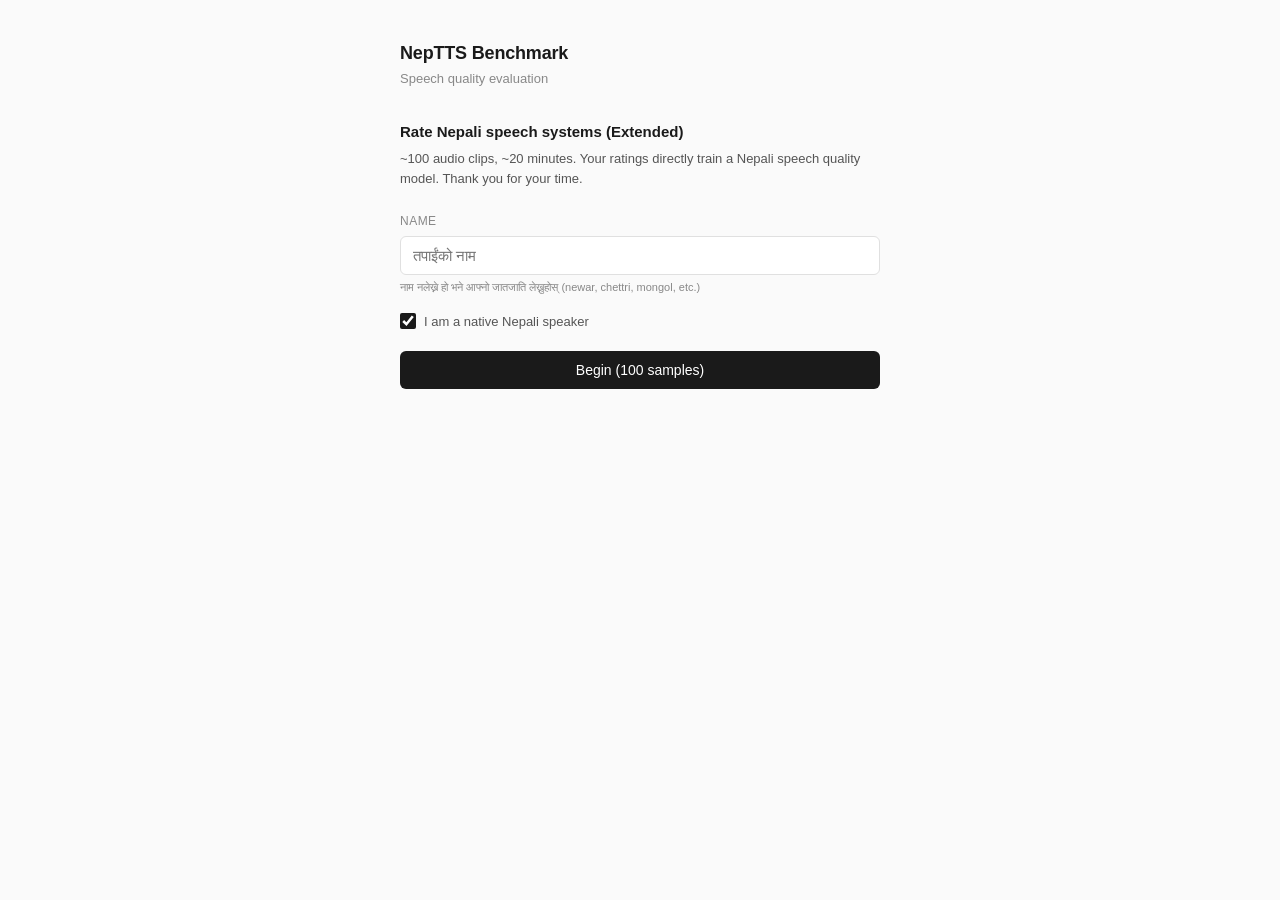
<file: rating-app/templates/rate_long.html>
<!DOCTYPE html>
<html lang="ne">
<head>
<meta charset="UTF-8">
<meta name="viewport" content="width=device-width, initial-scale=1.0">
<title>NepTTS Benchmark — Rate Speech Quality</title>
<style>
:root {
    --text: #1a1a1a;
    --text-secondary: #555;
    --text-muted: #888;
    --bg: #fafafa;
    --surface: #fff;
    --border: #e0e0e0;
    --accent: #1a1a1a;
    --accent-soft: #f0f0f0;
    --score-1: #c0392b;
    --score-2: #d35400;
    --score-3: #f39c12;
    --score-4: #27ae60;
    --score-5: #2980b9;
}

* { box-sizing: border-box; margin: 0; padding: 0; }

body {
    font-family: 'Inter', -apple-system, BlinkMacSystemFont, 'Segoe UI', Roboto, sans-serif;
    background: var(--bg);
    color: var(--text);
    min-height: 100vh;
    line-height: 1.5;
    -webkit-font-smoothing: antialiased;
}

.page {
    max-width: 520px;
    margin: 0 auto;
    padding: 40px 20px 60px;
}

.header {
    margin-bottom: 32px;
}

.header h1 {
    font-size: 1.125rem;
    font-weight: 600;
    letter-spacing: -0.01em;
}

.header .subtitle {
    font-size: 0.8125rem;
    color: var(--text-muted);
    margin-top: 2px;
}

/* -- Registration -- */

#register-screen h2 {
    font-size: 0.9375rem;
    font-weight: 600;
    margin-bottom: 6px;
}

#register-screen .desc {
    font-size: 0.8125rem;
    color: var(--text-secondary);
    margin-bottom: 24px;
}

.field { margin-bottom: 16px; }

.field label {
    display: block;
    font-size: 0.75rem;
    font-weight: 500;
    text-transform: uppercase;
    letter-spacing: 0.04em;
    color: var(--text-muted);
    margin-bottom: 6px;
}

.field input[type="text"] {
    width: 100%;
    padding: 10px 12px;
    font-size: 0.9375rem;
    border: 1px solid var(--border);
    border-radius: 6px;
    outline: none;
    transition: border-color 0.15s;
    font-family: inherit;
}

.field input[type="text"]:focus {
    border-color: var(--text);
}

.check-field {
    display: flex;
    align-items: center;
    gap: 8px;
    margin-bottom: 20px;
}

.check-field input[type="checkbox"] {
    width: 16px;
    height: 16px;
    accent-color: var(--text);
}

.check-field span {
    font-size: 0.8125rem;
    color: var(--text-secondary);
}

/* Time picker */
.time-picker {
    margin-bottom: 24px;
}

.time-options {
    display: flex;
    gap: 8px;
}

.time-opt {
    flex: 1;
    padding: 10px 0;
    border: 1px solid var(--border);
    border-radius: 6px;
    background: var(--surface);
    text-align: center;
    cursor: pointer;
    transition: all 0.12s;
    font-family: inherit;
}

.time-opt:hover { border-color: #aaa; }

.time-opt.active {
    border-color: var(--text);
    background: var(--text);
    color: #fff;
}

.time-opt .mins {
    font-size: 1.125rem;
    font-weight: 600;
    display: block;
}

.time-opt .label {
    font-size: 0.625rem;
    text-transform: uppercase;
    letter-spacing: 0.03em;
    opacity: 0.7;
}

.time-note {
    font-size: 0.75rem;
    color: var(--text-muted);
    margin-top: 8px;
}

.btn {
    display: block;
    width: 100%;
    padding: 11px 0;
    border: none;
    border-radius: 6px;
    font-size: 0.875rem;
    font-weight: 500;
    font-family: inherit;
    cursor: pointer;
    transition: opacity 0.15s;
}

.btn-dark {
    background: var(--text);
    color: #fff;
}

.btn-dark:hover { opacity: 0.85; }
.btn-dark:disabled { opacity: 0.3; cursor: not-allowed; }

/* -- Rating screen -- */

.progress-row {
    display: flex;
    align-items: center;
    gap: 12px;
    margin-bottom: 24px;
}

.progress-track {
    flex: 1;
    height: 3px;
    background: var(--border);
    border-radius: 2px;
    overflow: hidden;
}

.progress-track .fill {
    height: 100%;
    background: var(--text);
    border-radius: 2px;
    transition: width 0.3s ease;
}

.progress-label {
    font-size: 0.75rem;
    font-variant-numeric: tabular-nums;
    color: var(--text-muted);
    white-space: nowrap;
}

/* Sentence text */
.sentence-display {
    text-align: center;
    padding: 0 8px 8px;
}

.sentence-dev {
    font-size: 1.25rem;
    font-weight: 500;
    line-height: 1.6;
    margin-bottom: 4px;
}

.sentence-roman {
    font-size: 0.8125rem;
    color: var(--text-muted);
    font-style: italic;
}

.player-area {
    display: flex;
    flex-direction: column;
    align-items: center;
    padding: 20px 0 16px;
}

.play-ring {
    width: 64px;
    height: 64px;
    border-radius: 50%;
    border: 2px solid var(--border);
    display: flex;
    align-items: center;
    justify-content: center;
    cursor: pointer;
    transition: border-color 0.15s, background 0.15s;
    background: transparent;
}

.play-ring:hover { border-color: var(--text); }

.play-ring.playing {
    border-color: var(--text);
    background: var(--text);
}

.play-ring svg {
    width: 22px;
    height: 22px;
    fill: var(--text);
    transition: fill 0.15s;
}

.play-ring.playing svg { fill: #fff; }

.play-hint {
    font-size: 0.75rem;
    color: var(--text-muted);
    margin-top: 8px;
}

.divider {
    height: 1px;
    background: var(--border);
    margin: 4px 0 20px;
}

.scale-label {
    font-size: 0.75rem;
    font-weight: 500;
    text-transform: uppercase;
    letter-spacing: 0.04em;
    color: var(--text-muted);
    margin-bottom: 12px;
}

.mos-row {
    display: flex;
    gap: 6px;
    margin-bottom: 6px;
}

.mos-option {
    flex: 1;
    display: flex;
    flex-direction: column;
    align-items: center;
    gap: 4px;
    padding: 12px 0;
    border: 1px solid var(--border);
    border-radius: 8px;
    cursor: pointer;
    transition: all 0.12s;
    background: var(--surface);
}

.mos-option:hover { border-color: #aaa; }

.mos-option .num {
    font-size: 1.125rem;
    font-weight: 600;
}

.mos-option .tag {
    font-size: 0.625rem;
    text-transform: uppercase;
    letter-spacing: 0.03em;
    color: var(--text-muted);
}

.mos-option.sel-1 { border-color: var(--score-1); background: #fdf2f2; }
.mos-option.sel-1 .num { color: var(--score-1); }
.mos-option.sel-2 { border-color: var(--score-2); background: #fef5ee; }
.mos-option.sel-2 .num { color: var(--score-2); }
.mos-option.sel-3 { border-color: var(--score-3); background: #fefce8; }
.mos-option.sel-3 .num { color: var(--score-3); }
.mos-option.sel-4 { border-color: var(--score-4); background: #f0fdf4; }
.mos-option.sel-4 .num { color: var(--score-4); }
.mos-option.sel-5 { border-color: var(--score-5); background: #eff6ff; }
.mos-option.sel-5 .num { color: var(--score-5); }

.submit-row { margin-top: 24px; }

/* -- Done screen -- */

.done-screen { text-align: center; padding: 48px 0; }
.done-screen h2 { font-size: 1.125rem; font-weight: 600; margin-bottom: 8px; }
.done-screen p { font-size: 0.875rem; color: var(--text-secondary); }
.done-screen .results-table {
    margin-top: 24px;
    text-align: left;
    width: 100%;
    border-collapse: collapse;
    font-size: 0.8125rem;
}
.done-screen .results-table th {
    font-size: 0.6875rem;
    text-transform: uppercase;
    letter-spacing: 0.04em;
    color: var(--text-muted);
    font-weight: 500;
    padding: 6px 0;
    border-bottom: 1px solid var(--border);
}
.done-screen .results-table td {
    padding: 8px 0;
    border-bottom: 1px solid var(--accent-soft);
}
.done-screen .results-table td:last-child {
    text-align: right;
    font-variant-numeric: tabular-nums;
}

.hidden { display: none; }

.kbd-hint {
    text-align: center;
    font-size: 0.6875rem;
    color: var(--text-muted);
    margin-top: 12px;
}

.kbd-hint kbd {
    display: inline-block;
    padding: 1px 5px;
    font-family: inherit;
    font-size: 0.625rem;
    border: 1px solid var(--border);
    border-radius: 3px;
    background: var(--accent-soft);
}
</style>
</head>
<body>
<div class="page">
    <div class="header">
        <h1>NepTTS Benchmark</h1>
        <div class="subtitle">Speech quality evaluation</div>
    </div>

    <!-- Registration -->
    <div id="register-screen">
        <h2>Rate Nepali speech systems (Extended)</h2>
        <p class="desc">
            ~100 audio clips, ~20 minutes. Your ratings directly train a Nepali speech quality model. Thank you for your time.
        </p>
        <div class="field">
            <label for="name">Name</label>
            <input type="text" id="name" placeholder="तपाईंको नाम">
            <div style="font-size:0.6875rem;color:var(--text-muted);margin-top:4px">नाम नलेख्ने हो भने आफ्नो जातजाति लेख्नुहोस् (newar, chettri, mongol, etc.)</div>
        </div>
        <div class="check-field">
            <input type="checkbox" id="native" checked>
            <span>I am a native Nepali speaker</span>
        </div>
        <button class="btn btn-dark" onclick="register()">Begin (100 samples)</button>
    </div>

    <!-- Rating screen -->
    <div id="rate-screen" class="hidden">
        <div class="progress-row">
            <div class="progress-track"><div class="fill" id="progress-fill"></div></div>
            <div class="progress-label" id="progress-text">0 / 0</div>
        </div>

        <div class="sentence-display">
            <div class="sentence-dev" id="sent-dev"></div>
            <div class="sentence-roman" id="sent-roman"></div>
        </div>

        <div class="player-area">
            <div class="play-ring" id="play-btn" onclick="togglePlay()">
                <svg id="play-icon" viewBox="0 0 24 24"><polygon points="8,5 19,12 8,19"/></svg>
            </div>
            <div class="play-hint" id="play-count">Tap to listen</div>
            <audio id="audio-player"></audio>
        </div>

        <div class="divider"></div>

        <div class="scale-label">Quality</div>
        <div class="mos-row" id="mos-row">
            <div class="mos-option" onclick="selectScore(1)" data-score="1">
                <span class="num">1</span><span class="tag">Bad</span>
            </div>
            <div class="mos-option" onclick="selectScore(2)" data-score="2">
                <span class="num">2</span><span class="tag">Poor</span>
            </div>
            <div class="mos-option" onclick="selectScore(3)" data-score="3">
                <span class="num">3</span><span class="tag">Fair</span>
            </div>
            <div class="mos-option" onclick="selectScore(4)" data-score="4">
                <span class="num">4</span><span class="tag">Good</span>
            </div>
            <div class="mos-option" onclick="selectScore(5)" data-score="5">
                <span class="num">5</span><span class="tag">Great</span>
            </div>
        </div>

        <div class="kbd-hint">Press <kbd>1</kbd>-<kbd>5</kbd> to rate, <kbd>Space</kbd> to play, <kbd>Enter</kbd> to submit</div>

        <div class="submit-row">
            <button class="btn btn-dark" id="next-btn" onclick="submitAndNext()" disabled>Next</button>
        </div>
    </div>

    <!-- Done screen -->
    <div id="done-screen" class="hidden done-screen">
        <h2>Thank you</h2>
        <p>You have rated all assigned samples.</p>
        <div id="done-stats"></div>
    </div>
</div>

<script>
const BASE = window.location.pathname.replace(/\/long-rating\/?$/, '');
const playSvg = '<polygon points="8,5 19,12 8,19"/>';
const pauseSvg = '<rect x="6" y="5" width="4" height="14"/><rect x="14" y="5" width="4" height="14"/>';

let raterId = null;
let currentStimulus = null;
let selectedScore = null;
let playCount = 0;
let chosenMinutes = 20; // ~100 samples
const N_SYSTEMS = 5; // 4 TTS + 1 human

const audio = document.getElementById('audio-player');
const playBtn = document.getElementById('play-btn');
const playIcon = document.getElementById('play-icon');

audio.addEventListener('ended', () => {
    playIcon.innerHTML = playSvg;
    playBtn.classList.remove('playing');
});

document.addEventListener('keydown', (e) => {
    if (!raterId) return;
    if (e.key >= '1' && e.key <= '5') {
        selectScore(parseInt(e.key));
    } else if (e.key === ' ' && document.activeElement.tagName !== 'INPUT') {
        e.preventDefault();
        togglePlay();
    } else if (e.key === 'Enter' && !document.getElementById('next-btn').disabled) {
        submitAndNext();
    }
});

function pickTime(mins, el) {
    chosenMinutes = mins;
    document.querySelectorAll('.time-opt').forEach(b => b.classList.remove('active'));
    el.classList.add('active');
    const approx = Math.floor((mins * 60) / 12);
    document.getElementById('time-note').textContent = `~${approx} samples across all systems`;
}

async function register() {
    const name = document.getElementById('name').value.trim();
    if (!name) {
        document.getElementById('name').focus();
        return;
    }

    const native = document.getElementById('native').checked;
    const res = await fetch(`${BASE}/api/raters`, {
        method: 'POST',
        headers: {'Content-Type': 'application/json'},
        body: JSON.stringify({
            name,
            native_speaker: native,
            minutes: chosenMinutes,
            device_info: navigator.userAgent,
        }),
    });
    const data = await res.json();
    raterId = data.rater_id;

    document.getElementById('register-screen').classList.add('hidden');
    document.getElementById('rate-screen').classList.remove('hidden');
    loadNext();
}

async function loadNext() {
    const res = await fetch(`${BASE}/api/next/${raterId}`);
    const data = await res.json();

    if (data.done) {
        document.getElementById('rate-screen').classList.add('hidden');
        document.getElementById('done-screen').classList.remove('hidden');

        const rres = await fetch(`${BASE}/api/results`);
        const results = await rres.json();
        if (results.systems && results.systems.length) {
            let html = `<table class="results-table"><tr><th>System</th><th style="text-align:right">MOS</th></tr>`;
            for (const sys of results.systems) {
                html += `<tr><td>${sys.system_name}</td><td style="text-align:right">${sys.mean_mos}</td></tr>`;
            }
            html += `</table>`;
            document.getElementById('done-stats').innerHTML = html;
        }
        return;
    }

    currentStimulus = data;
    selectedScore = null;
    playCount = 0;

    const pct = (data.progress / data.total * 100).toFixed(1);
    document.getElementById('progress-fill').style.width = pct + '%';
    document.getElementById('progress-text').textContent = `${data.progress} / ${data.total}`;

    // Show sentence text
    document.getElementById('sent-dev').textContent = data.text_dev || '';
    document.getElementById('sent-roman').textContent = data.text_roman || '';

    audio.src = `${BASE}/api/audio/${data.system_name}/${data.sent_id}`;
    playIcon.innerHTML = playSvg;
    playBtn.classList.remove('playing');
    document.getElementById('play-count').textContent = 'Tap to listen';

    document.querySelectorAll('.mos-option').forEach(b => {
        b.className = 'mos-option';
    });
    document.getElementById('next-btn').disabled = true;
}

function togglePlay() {
    if (audio.paused) {
        audio.play();
        playIcon.innerHTML = pauseSvg;
        playBtn.classList.add('playing');
        playCount++;
        document.getElementById('play-count').textContent =
            playCount === 1 ? 'Played once' : `Played ${playCount} times`;
    } else {
        audio.pause();
        playIcon.innerHTML = playSvg;
        playBtn.classList.remove('playing');
    }
}

function selectScore(score) {
    selectedScore = score;
    document.querySelectorAll('.mos-option').forEach(b => {
        const s = parseInt(b.dataset.score);
        b.className = s === score ? `mos-option sel-${s}` : 'mos-option';
    });
    document.getElementById('next-btn').disabled = playCount < 1;
}

async function submitAndNext() {
    if (!selectedScore || !currentStimulus || playCount < 1) return;

    const btn = document.getElementById('next-btn');
    btn.disabled = true;

    await fetch(`${BASE}/api/ratings`, {
        method: 'POST',
        headers: {'Content-Type': 'application/json'},
        body: JSON.stringify({
            rater_id: raterId,
            system_name: currentStimulus.system_name,
            sent_id: currentStimulus.sent_id,
            score: selectedScore,
        }),
    });

    loadNext();
}
</script>
</body>
</html>
</file>
